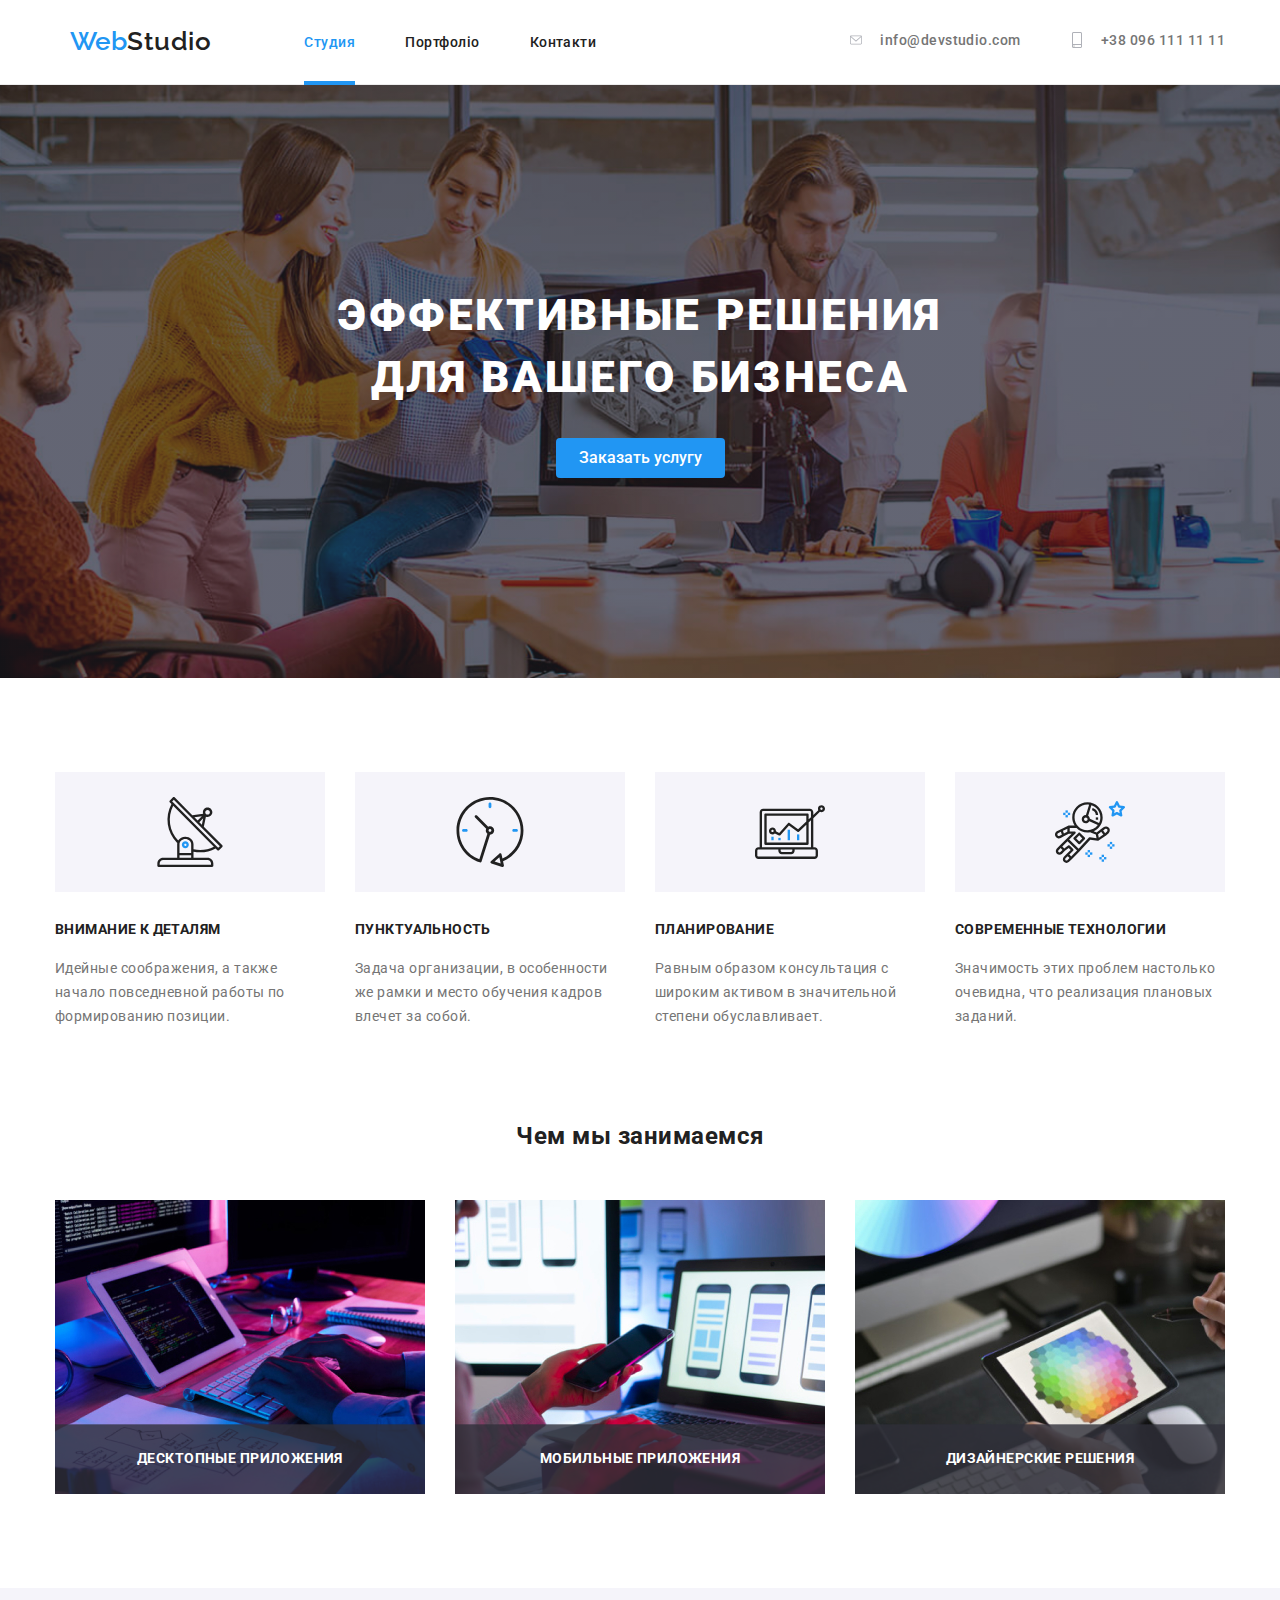
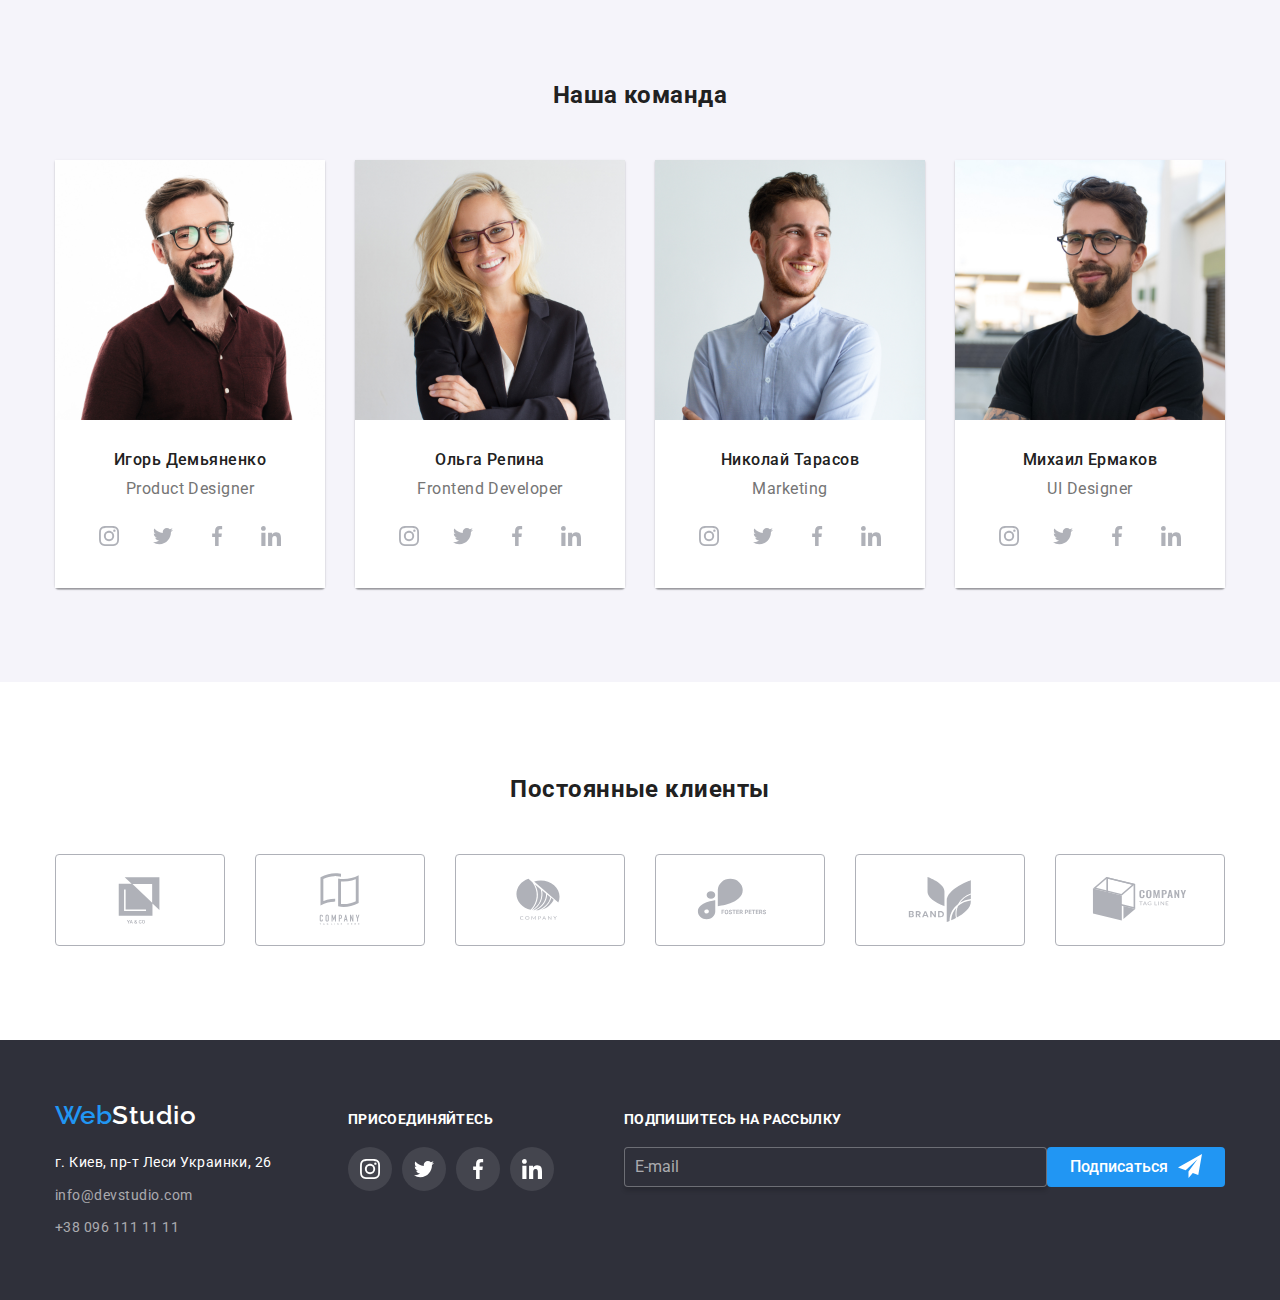
<file: index.html>
<!DOCTYPE html>
<html lang="ru">
  <head>
    <meta charset="UTF-8" />
    <meta http-equiv="X-UA-Compatible" content="IE=edge" />
    <meta name="viewport" content="width=device-width, initial-scale=1.0" />
    <link rel="preconnect" href="https://fonts.googleapis.com" />
    <link rel="preconnect" href="https://fonts.gstatic.com" crossorigin />
    <link
      href="https://fonts.googleapis.com/css2?family=Raleway:wght@700&family=Roboto:wght@400;500;700;900&display=swap"
      rel="stylesheet"
    />
    <link
      rel="stylesheet"
      href="https://cdnjs.cloudflare.com/ajax/libs/modern-normalize/1.1.0/modern-normalize.min.css"
    />
    <link rel="stylesheet" href="./css/main.min.css">
    <title>Студия</title>
  </head>

  <body>
    <header class="page-header">
      <div class="container container--flex">
        <nav class="nav-container">
          <a href="./index.html" class="logo">Web<span class="nav-logo__span">Studio</span> </a>
          <ul class="site-nav list">
            <li class="site-nav__item"><a href="./index.html" class="link current">Студия</a></li>
            <li class="site-nav__item"><a href="./portfolio.html" class="link">Портфоліо</a></li>
            <li class="site-nav__item"><a href="" class="link">Контакти</a></li>
          </ul>
        </nav>

        <ul class="site-nav site-nav--left-side list">
          <li>
            <a href="mailto:info@devstudio.com" class="link contact">
              <svg class="social-svg social-svg--smal-icon">
                <use href="./img/spritemin.svg#icon-envelope" width="12" height="16"></use>
              </svg>
              info@devstudio.com</a>
          </li>
          <li>
            <a href="tel:+380961111111" class="link contact">
              <svg class="social-svg social-svg--smal-icon">
                <use href="./img/spritemin.svg#icon-smartphone" width="12" height="16"></use>
              </svg>+38 096 111 11 11</a>
          </li>
        </ul>
      </div>
    </header>
    <main>
      <section class="hero">
        <div class="container">
          <h1 class="hero__title">Эффективные решения для вашего бизнеса</h1>
          <button type="button" class="button primary button-center modal-btn" data-modal-open>
            Заказать услугу
          </button>
        </div>
      </section>
      <section class="section no-pudding">
        <div class="container">
          <h2 class="invisible">Наші переваги</h2>
          <ul class="card list flex-reset">
            <li class="studio-card__item">
              <h3 class="list-title list-title__icon">Внимание к деталям</h3>
              <p class="paragraf-style">
                Идейные соображения, а также начало повседневной работы по формированию позиции.
              </p>
            </li>
            <li class="studio-card__item">
              <h3 class="list-title list-title__icon">Пунктуальность</h3>
              <p class="paragraf-style">
                Задача организации, в особенности же рамки и место обучения кадров влечет за собой.
              </p>
            </li>
            <li class="studio-card__item">
              <h3 class="list-title list-title__icon">Планирование</h3>
              <p class="paragraf-style">
                Равным образом консультация с широким активом в значительной степени обуславливает.
              </p>
            </li>
            <li class="studio-card__item">
              <h3 class="list-title list-title__icon">Современные технологии</h3>
              <p class="paragraf-style">
                Значимость этих проблем настолько очевидна, что реализация плановых заданий.
              </p>
            </li>
          </ul>
        </div>
      </section>
      <section class="section">
        <div class="container">
          <h2 class="section-title">Чем мы занимаемся</h2>
          <ul class="card list flex-reset">
            <li class="card-item">
              <img src="./img/img.jpg" alt="img1" width="370" />
              <p class="img-overlay">Десктопные приложения</p>
            </li>
            <li class="card-item">
              <img src="./img/img2.jpg" alt="img2" width="370" />
              <p class="img-overlay">Мобильные приложения</p>
            </li>
            <li class="card-item">
              <img src="./img/img3.jpg" alt="img3" width="370" />
              <p class="img-overlay">Дизайнерские решения</p>
            </li>
          </ul>
        </div>
      </section>
      <section class="section item--dark">
        <div class="container">
          <h2 class="section-title">Наша команда</h2>
          <ul class="team-card list card flex-reset">
            <li class="team-card__item">
              <img src="./img/img_face1.jpg" alt="face1" width="270" />
              <div class="card__container card__container--center">
                <h3 class="team-card__title">Игорь Демьяненко</h3>
                <p class="team-card__p">Product Designer</p>
                <ul class="social-list">
                  <li class="social-list__item">
                    <a class="social-list__link" href="">
                      <svg class="social-svg">
                        <use href="./img/spritemin.svg#icon-instagram" width="20" height="20"></use>
                      </svg>
                    </a>
                  </li>
                  <li class="social-list__item">
                    <a class="social-list__link" href="">
                      <svg class="social-svg">
                        <use href="./img/spritemin.svg#icon-twitter" width="20" height="20"></use>
                      </svg>
                    </a>
                  </li>
                  <li class="social-list__item">
                    <a class="social-list__link" href="">
                      <svg class="social-svg">
                        <use href="./img/spritemin.svg#icon-facebook" width="20" height="20"></use>
                      </svg>
                    </a>
                  </li>
                  <li class="social-list__item">
                    <a class="social-list__link" href="">
                      <svg class="social-svg">
                        <use href="./img/spritemin.svg#icon-linkedin" width="20" height="20"></use>
                      </svg>
                    </a>
                  </li>
                </ul>
              </div>
            </li>
            <li class="team-card__item">
              <img src="./img/img_face2.jpg" alt="face2" width="270" />
              <div class="card__container card__container--center">
                <h3 class="team-card__title">Ольга Репина</h3>
                <p class="team-card__p">Frontend Developer</p>
                <ul class="social-list">
                  <li class="social-list__item">
                    <a class="social-list__link" href="">
                      <svg class="social-svg">
                        <use href="./img/spritemin.svg#icon-instagram" width="20" height="20"></use>
                      </svg>
                    </a>
                  </li>
                  <li class="social-list__item">
                    <a class="social-list__link" href="">
                      <svg class="social-svg">
                        <use href="./img/spritemin.svg#icon-twitter" width="20" height="20"></use>
                      </svg>
                    </a>
                  </li>
                  <li class="social-list__item">
                    <a class="social-list__link" href="">
                      <svg class="social-svg">
                        <use href="./img/spritemin.svg#icon-facebook" width="20" height="20"></use>
                      </svg>
                    </a>
                  </li>
                  <li class="social-list__item">
                    <a class="social-list__link" href="">
                      <svg class="social-svg">
                        <use href="./img/spritemin.svg#icon-linkedin" width="20" height="20"></use>
                      </svg>
                    </a>
                  </li>
                </ul>
              </div>
            </li>
            <li class="team-card__item">
              <img src="./img/img_face3.jpg" alt="face3" width="270" />
              <div class="card__container card__container--center">
                <h3 class="team-card__title">Николай Тарасов</h3>
                <p class="team-card__p">Marketing</p>
                <ul class="social-list">
                  <li class="social-list__item">
                    <a class="social-list__link" href="">
                      <svg class="social-svg">
                        <use href="./img/spritemin.svg#icon-instagram" width="20" height="20"></use>
                      </svg>
                    </a>
                  </li>
                  <li class="social-list__item">
                    <a class="social-list__link" href="">
                      <svg class="social-svg">
                        <use href="./img/spritemin.svg#icon-twitter" width="20" height="20"></use>
                      </svg>
                    </a>
                  </li>
                  <li class="social-list__item">
                    <a class="social-list__link" href="">
                      <svg class="social-svg">
                        <use href="./img/spritemin.svg#icon-facebook" width="20" height="20"></use>
                      </svg>
                    </a>
                  </li>
                  <li class="social-list__item">
                    <a class="social-list__link" href="">
                      <svg class="social-svg">
                        <use href="./img/spritemin.svg#icon-linkedin" width="20" height="20"></use>
                      </svg>
                    </a>
                  </li>
                </ul>
              </div>
            </li>
            <li class="team-card__item">
              <img src="./img/img_face4.jpg" alt="face4" width="270" />
              <div class="card__container card__container--center">
                <h3 class="team-card__title">Михаил Ермаков</h3>
                <p class="team-card__p">UI Designer</p>
                <ul class="social-list">
                  <li class="social-list__item">
                    <a class="social-list__link" href="">
                      <svg class="social-svg">
                        <use href="./img/spritemin.svg#icon-instagram" width="20" height="20"></use>
                      </svg>
                    </a>
                  </li>
                  <li class="social-list__item">
                    <a class="social-list__link" href="">
                      <svg class="social-svg">
                        <use href="./img/spritemin.svg#icon-twitter" width="20" height="20"></use>
                      </svg>
                    </a>
                  </li>
                  <li class="social-list__item">
                    <a class="social-list__link" href="">
                      <svg class="social-svg">
                        <use href="./img/spritemin.svg#icon-facebook" width="20" height="20"></use>
                      </svg>
                    </a>
                  </li>
                  <li class="social-list__item">
                    <a class="social-list__link" href="">
                      <svg class="social-svg">
                        <use href="./img/spritemin.svg#icon-linkedin" width="20" height="20"></use>
                      </svg>
                    </a>
                  </li>
                </ul>
              </div>
            </li>
          </ul>
        </div>
      </section>
      <section class="section">
        <div class="container">
          <h2 class="section-title">Постоянные клиенты</h2>
          <ul class="company-list">
            <li class="company-list__item">
              <a class="company-list__link" href="">
                <svg class="company-list__svg">
                  <use href="./img/spritemin.svg#icon-companyLogo1" width="106" height="60"></use>
                </svg>
              </a>
            </li>
            <li class="company-list__item">
              <a class="company-list__link" href="">
                <svg class="company-list__svg">
                  <use href="./img/spritemin.svg#icon-companyLogo2" width="106" height="60"></use>
                </svg>
              </a>
            </li>
            <li class="company-list__item">
              <a class="company-list__link" href="">
                <svg class="company-list__svg">
                  <use href="./img/spritemin.svg#icon-companyLogo3" width="106" height="60"></use>
                </svg>
              </a>
            </li>
            <li class="company-list__item">
              <a class="company-list__link" href="">
                <svg class="company-list__svg">
                  <use href="./img/spritemin.svg#icon-companyLogo4" width="106" height="60"></use>
                </svg>
              </a>
            </li>
            <li class="company-list__item">
              <a class="company-list__link" href="">
                <svg class="company-list__svg">
                  <use href="./img/spritemin.svg#icon-companyLogo5" width="106" height="60"></use>
                </svg>
              </a>
            </li>
            <li class="company-list__item">
              <a class="company-list__link" href="">
                <svg class="company-list__svg">
                  <use href="./img/spritemin.svg#icon-companyLogo6" width="106" height="60"></use>
                </svg>
              </a>
            </li>
          </ul>
        </div>
      </section>
    </main>

    <footer class="page-footer">
      <div class="container container--flex container--baseline">
        <div>
          <a href="./index.html" class="logo">Web<span class="footer-logo__span">Studio</span> </a>
          <address class="address">
            <ul class="flex-reset list">
              <li class="address__li--botmargin">
                <a href="https://goo.gl/maps/JeCyThJZKoswSrss9" class="address__a list address__a--dif"
                  >г. Киев, пр-т Леси Украинки, 26</a>
              </li>
              <li class="address__li--botmargin">
                <a href="mailto:info@devstudio.com" class="address__a">info@devstudio.com</a>
              </li>
              <li>
                <a href="tel:+380961111111" class="address__a">+38 096 111 11 11</a></li>
            </ul>
          </address>
        </div>
        <div class="footer-social-link-container">
          <h3 class="list-title list-title--light">Присоединяйтесь</h3>
          <ul class="social-list">
            <li class="social-list__item">
              <a class="social-list__link social-list__link--footer" href="">
                <svg class="social-svg social-svg--footer">
                  <use href="./img/spritemin.svg#icon-instagram" width="20" height="20"></use>
                </svg>
              </a>
            </li>
            <li class="social-list__item">
              <a class="social-list__link social-list__link--footer" href="">
                <svg class="social-svg social-svg--footer">
                  <use href="./img/spritemin.svg#icon-twitter" width="20" height="20"></use>
                </svg>
              </a>
            </li>
            <li class="social-list__item">
              <a class="social-list__link social-list__link--footer" href="">
                <svg class="social-svg social-svg--footer">
                  <use href="./img/spritemin.svg#icon-facebook" width="20" height="20"></use>
                </svg>
              </a>
            </li>
            <li class="social-list__item">
              <a class="social-list__link social-list__link--footer" href="">
                <svg class="social-svg social-svg--footer">
                  <use href="./img/spritemin.svg#icon-linkedin" width="20" height="20"></use>
                </svg>
              </a>
            </li>
          </ul>
        </div>
        <form action="#" class="footer__form">
          <p class="list-title list-title--light">Подпишитесь на рассылку</p>
          <div class="footer__input-wrapper">
            <input class="footer__email" type="email" placeholder="E-mail" />
            <button type="submit" class="button primary footer__btn">Подписаться</button>
          </div>
        </form>
      </div>
    </footer>

     <!-- Modal Form -->
    <div class="backdrop is-hidden" data-modal>
      <div class="modal">
        <button type="button" class="modal__close-btn" data-modal-close>
          <svg class="close-btn__icon" width="18" height="18">
            <use href="./img/sprite2.svg#icon-close"></use>
          </svg>
        </button>
        <form class="modal-form" name="signup_form" autocomplete="on" novalidate>
          <p class="modal-form__title">Оставьте свои данные, мы вам перезвоним</p>
          <label class="modal-form__label">
            Имя
            <span class="modal-form__input-wrapper">
              <input class="modal-form__input" type="text" name="username" />
              <svg class="modal-form__icon" width="18" height="18">
                <use href="./img/sprite2.svg#icon-person-black"></use>
              </svg>
            </span>
          </label>

          <label class="modal-form__label">
            Телефон
            <span class="modal-form__input-wrapper">
              <input class="modal-form__input" type="tel" name="tel" />
              <svg class="modal-form__icon" width="18" height="18">
                <use href="./img/sprite2.svg#icon-phone"></use>
              </svg>
            </span>
          </label>

          <label class="modal-form__label">
            Почта
            <span class="modal-form__input-wrapper">
              <input class="modal-form__input" type="email" name="email" />
              <svg class="modal-form__icon" width="18" height="18">
                <use href="./img/sprite2.svg#icon-emai"></use>
              </svg>
            </span>
          </label>

          <label class="modal-form__label">
            Комментарий
            <textarea class="modal-form__textarea" name="feedback" placeholder="Введите текст"></textarea>
          </label>
          <label for="accept-policy" class="modal-form__checkbox-label paragraf-style">
            <span class="modal-form__input-wrapper">
              <input type="checkbox" name="accept-policy" id="accept-policy" class="modal-form__checkbox visually-hidden"/>
              <svg class="modal-form__icon" width="16" height="15" aria-hidden="true">
                <use href="./img/sprite2.svg#icon-checked-withoutbg"></use>
              </svg>
            </span>
            Соглашаюсь с рассылкой и принимаю &nbsp; <a class="modal-form-checkbox-link" href="">Условия договора</a>
          </label>
          <button class="button modal-form__btn primary" type="button">Отправить</button>
        </form>
      </div>
    </div>

    <script src="./js/modal.js"></script>
  </body>
</html>
</file>
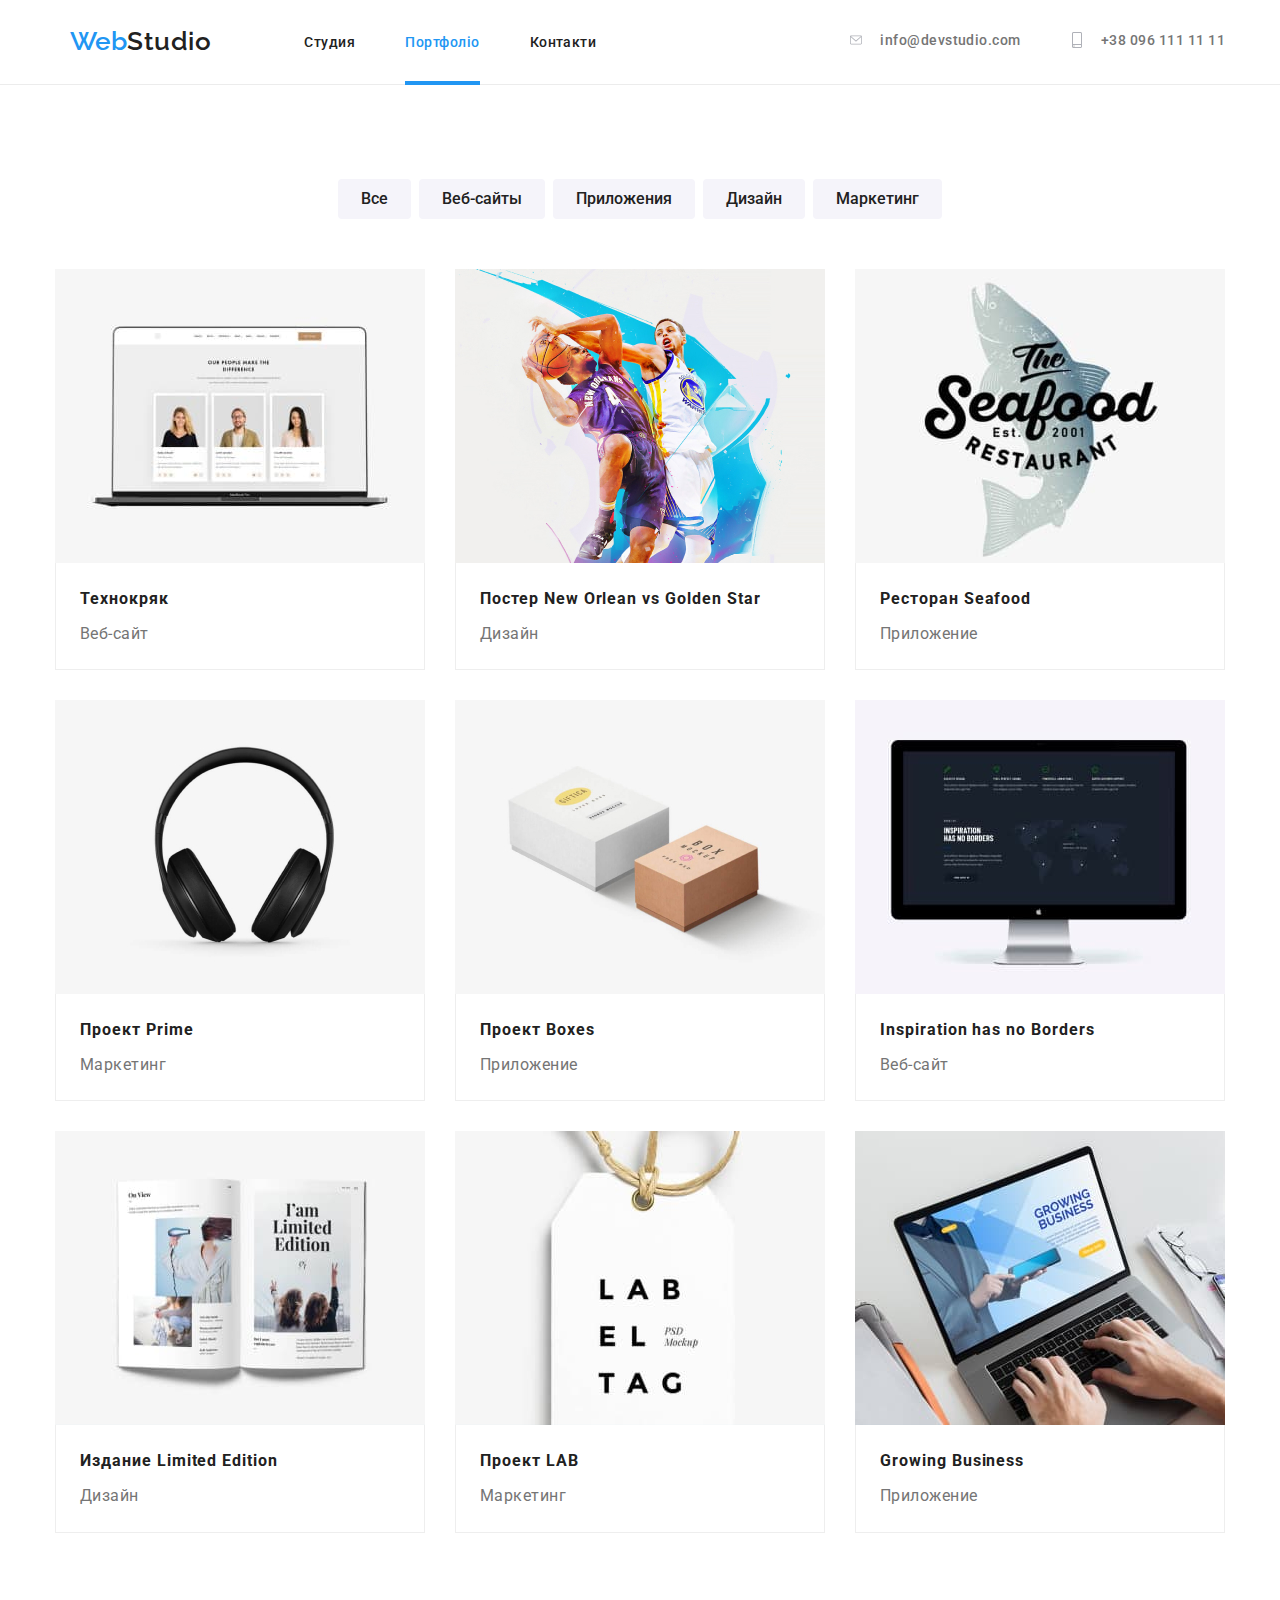
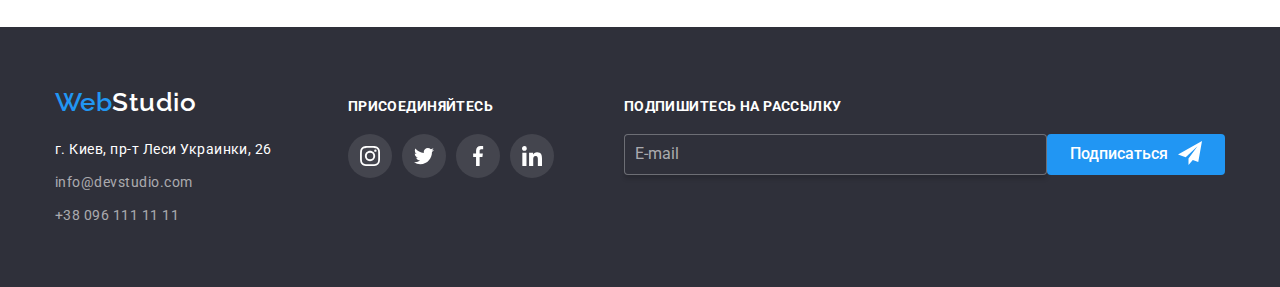
<file: portfolio.html>
<!DOCTYPE html>
<html lang="ru">
  <head>
    <meta charset="UTF-8" />
    <meta http-equiv="X-UA-Compatible" content="IE=edge" />
    <meta name="viewport" content="width=device-width, initial-scale=1.0" />
    <link rel="preconnect" href="https://fonts.googleapis.com" />
    <link rel="preconnect" href="https://fonts.gstatic.com" crossorigin />
    <link
      href="https://fonts.googleapis.com/css2?family=Raleway:wght@700&family=Roboto:wght@400;500;700&display=swap"
      rel="stylesheet"
    />
    <link
      rel="stylesheet"
      href="https://cdnjs.cloudflare.com/ajax/libs/modern-normalize/1.1.0/modern-normalize.min.css"
    />
    <!-- <link rel="stylesheet" href="./css/style.css" /> -->
    <link rel="stylesheet" href="./css/main.min.css">
    <title>Студия</title>
  </head>

  <body>
    <header class="page-header">
      <div class="container container--flex">
        <nav class="nav-container">
          <a href="./index.html" class="logo">Web<span class="nav-logo__span">Studio</span> </a>
          <ul class="site-nav list">
            <li class="site-nav__item"><a href="./index.html" class="link">Студия</a></li>
            <li class="site-nav__item"><a href="./portfolio.html" class="link current">Портфоліо</a></li>
            <li class="site-nav__item"><a href="" class="link">Контакти</a></li>
          </ul>
        </nav>
        <ul class="site-nav site-nav--left-side list">
          <li>
            <a href="mailto:info@devstudio.com" class="link contact">
              <svg class="social-svg social-svg--smal-icon">
                <use href="./img/spritemin.svg#icon-envelope" width="12" height="16"></use>
              </svg>
              info@devstudio.com</a>
          </li>
          <li class="tel-link">
            <a href="tel:+380961111111" class="link contact">
              <svg class="social-svg social-svg--smal-icon">
                <use href="./img/spritemin.svg#icon-smartphone" width="12" height="16"></use>
              </svg>
              +38 096 111 11 11</a>
          </li>
        </ul>
      </div>
    </header>
    <main>
      <section class="section">
        <div class="container">
          <h1 class="invisible">Портфоліо</h1>
          <ul class="button-menu list flex-reset">
            <li><button class="button">Все</button></li>
            <li><button class="button">Веб-сайты</button></li>
            <li><button class="button">Приложения</button></li>
            <li><button class="button">Дизайн</button></li>
            <li><button class="button">Маркетинг</button></li>
          </ul>
          <ul class="card list flex-reset">
            <li class="card-item">
              <a class="link" href="">
                <div class="card-item__wrapper">
                  <p class="card-item__overlay">Технокряк это современная площадка распространения коронавируса. Компании используют эту
                    платформу для цифрового
                    шпионажа и атак на защищённые сервера конкурентов.</p>
                  <img src="./img/portfolio_img1.jpg" alt="portfolio_img1" width="370" />
                </div>
                <div class="card__container card__container--border">
                  <h3 class="card__title">Технокряк</h3>
                  <p class="card__p">Веб-сайт</p>
                </div>
              </a>
            </li>
            <li class="card-item">
              <a class="link" href="">
                <div class="card-item__wrapper">
                  <p class="card-item__overlay">Технокряк это современная площадка распространения коронавируса. Компании используют эту
                    платформу для цифрового
                    шпионажа и атак на защищённые сервера конкурентов.</p>
                  <img src="./img/portfolio_img2.jpg" alt="portfolio_img2" width="370" />
                </div>
                <div class="card__container card__container--border">
                  <h3 class="card__title">Постер New Orlean vs Golden Star</h3>
                  <p class="card__p">Дизайн</p>
                </div>
              </a>
            </li>
            <li class="card-item">
              <a class="link" href="">
                <div class="card-item__wrapper">
                  <p class="card-item__overlay">Технокряк это современная площадка распространения коронавируса. Компании используют эту
                    платформу для цифрового
                    шпионажа и атак на защищённые сервера конкурентов.</p>
                  <img src="./img/portfolio_img3.jpg" alt="portfolio_img3" width="370" />
                </div>
                <div class="card__container card__container--border">
                  <h3 class="card__title">Ресторан Seafood</h3>
                  <p class="card__p">Приложение</p>
                </div>
              </a>
            </li>
            <li class="card-item">
              <a class="link" href="">
                <div class="card-item__wrapper">
                  <p class="card-item__overlay">Технокряк это современная площадка распространения коронавируса. Компании используют эту
                    платформу для цифрового
                    шпионажа и атак на защищённые сервера конкурентов.</p>
                  <img src="./img/portfolio_img4.jpg" alt="portfolio_img4" width="370" />
                </div>
                <div class="card__container card__container--border">
                  <h3 class="card__title">Проект Prime</h3>
                  <p class="card__p">Маркетинг</p>
                </div>
              </a>
            </li>
            <li class="card-item">
              <a class="link" href="">
                <div class="card-item__wrapper">
                  <p class="card-item__overlay">Технокряк это современная площадка распространения коронавируса. Компании используют эту
                    платформу для цифрового
                    шпионажа и атак на защищённые сервера конкурентов.</p>
                <img src="./img/portfolio_img5.jpg" alt="portfolio_img5" width="370" />
                </div>
                <div class="card__container card__container--border">
                  <h3 class="card__title">Проект Boxes</h3>
                  <p class="card__p">Приложение</p>
                </div>
              </a>
            </li>
            <li class="card-item">
              <a class="link" href="">
                <div class="card-item__wrapper">
                  <p class="card-item__overlay">Технокряк это современная площадка распространения коронавируса. Компании используют эту
                    платформу для цифрового
                    шпионажа и атак на защищённые сервера конкурентов.</p>
                <img src="./img/portfolio_img6.jpg" alt="portfolio_img6" width="370" />
                </div>
                <div class="card__container card__container--border">
                  <h3 class="card__title">Inspiration has no Borders</h3>
                  <p class="card__p">Веб-сайт</p>
                </div>
              </a>
            </li>
            <li class="card-item">
              <a class="link" href="">
                <div class="card-item__wrapper">
                  <p class="card-item__overlay">Технокряк это современная площадка распространения коронавируса. Компании используют эту
                    платформу для цифрового
                    шпионажа и атак на защищённые сервера конкурентов.</p>
                <img src="./img/portfolio_img7.jpg" alt="portfolio_img7" width="370" />
                </div>
                <div class="card__container card__container--border">
                  <h3 class="card__title">Издание Limited Edition</h3>
                  <p class="card__p">Дизайн</p>
                </div>
              </a>
            </li>
            <li class="card-item">
              <a class="link" href="">
                <div class="card-item__wrapper">
                  <p class="card-item__overlay">Технокряк это современная площадка распространения коронавируса. Компании используют эту
                    платформу для цифрового
                    шпионажа и атак на защищённые сервера конкурентов.</p>
                <img src="./img/portfolio_img8.jpg" alt="portfolio_img8" width="370" />
                </div>
                <div class="card__container card__container--border">
                  <h3 class="card__title">Проект LAB</h3>
                  <p class="card__p">Маркетинг</p>
                </div>
              </a>
            </li>
            <li class="card-item">
            <a class="link" href="">
                <div class="card-item__wrapper">
                  <p class="card-item__overlay">Технокряк это современная площадка распространения коронавируса. Компании используют эту
                    платформу для цифрового
                    шпионажа и атак на защищённые сервера конкурентов.</p>
                <img src="./img/portfolio_img9.jpg" alt="portfolio_img9" width="370" />
                </div>
                <div class="card__container card__container--border">
                  <h3 class="card__title">Growing Business</h3>
                  <p class="card__p">Приложение</p>
                </div>
              </a>
            </li>
          </ul>
        </div>
      </section>
    </main>

<footer class="page-footer">
  <div class="container container--flex container--baseline">
    <div>
      <a href="./index.html" class="logo">Web<span class="footer-logo__span">Studio</span> </a>
      <address class="address">
        <ul class="flex-reset list">
          <li class="address__li--botmargin">
            <a href="https://goo.gl/maps/JeCyThJZKoswSrss9" class="address__a list address__a--dif">г. Киев, пр-т Леси
              Украинки, 26</a>
          </li>
          <li class="address__li--botmargin">
            <a href="mailto:info@devstudio.com" class="address__a">info@devstudio.com</a>
          </li>
          <li>
            <a href="tel:+380961111111" class="address__a">+38 096 111 11 11</a>
          </li>
        </ul>
      </address>
    </div>
    <div class="footer-social-link-container">
      <h3 class="list-title list-title--light">Присоединяйтесь</h3>
      <ul class="social-list">
        <li class="social-list__item">
          <a class="social-list__link social-list__link--footer" href="">
            <svg class="social-svg social-svg--footer">
              <use href="./img/spritemin.svg#icon-instagram" width="20" height="20"></use>
            </svg>
          </a>
        </li>
        <li class="social-list__item">
          <a class="social-list__link social-list__link--footer" href="">
            <svg class="social-svg social-svg--footer">
              <use href="./img/spritemin.svg#icon-twitter" width="20" height="20"></use>
            </svg>
          </a>
        </li>
        <li class="social-list__item">
          <a class="social-list__link social-list__link--footer" href="">
            <svg class="social-svg social-svg--footer">
              <use href="./img/spritemin.svg#icon-facebook" width="20" height="20"></use>
            </svg>
          </a>
        </li>
        <li class="social-list__item">
          <a class="social-list__link social-list__link--footer" href="">
            <svg class="social-svg social-svg--footer">
              <use href="./img/spritemin.svg#icon-linkedin" width="20" height="20"></use>
            </svg>
          </a>
        </li>
      </ul>
    </div>
    <form action="#" class="footer__form">
      <p class="list-title list-title--light">Подпишитесь на рассылку</p>
      <div class="footer__input-wrapper">
        <input class="footer__email" type="email" placeholder="E-mail" />
        <button type="submit" class="button primary footer__btn">Подписаться</button>
      </div>
    </form>
  </div>
</footer>
   
  </body>
</html>
</file>
<file: css/style.css>
/* Колір основного тексту : #212121;
Підзаголовки : #757575;
Білий : #FFFFFF;
Білий напівпрозорий у футері: #FFFFFF99;
активний голубий #2196F3;
вторинний корір фону #E5E5E5;
ще один колір фону: #F5F4FA;
*/
/* :root {
  --primary-text-color: #212121;
  --prymary-bg-color: #e5e5e5;
  --accent-color: #2196f3;
  --bg-additional-color: #f5f4fa;
  --secondary-text-color: #ffffff;
  --paragraf-color: #757575;
  --footer-bg-color: #2f303a;
} */

body {
  color: var(--primary-text-color);
  font-family: roboto, sans-serif;
  letter-spacing: 0.03em;
}

.invisible {
  position: absolute;
  width: 1px;
  height: 1px;
  margin: -1px;
  border: 0;
  padding: 0;
  white-space: nowrap;
  clip-path: inset(100%);
  clip: rect(0 0 0 0);
  overflow: hidden;
}
.visually-hidden {
  position: absolute !important;
  clip: rect(1px 1px 1px 1px);
  clip: rect(1px, 1px, 1px, 1px);
  padding: 0 !important;
  border: 0 !important;
  height: 1px !important;
  width: 1px !important;
  overflow: hidden;
}
/*container*/
.container {
  margin-left: auto;
  margin-right: auto;
  width: 1200px;
  padding-left: 15px;
  padding-right: 15px;
}
/* Logo */
.logo {
  font-family: Raleway, sans-serif;
  font-weight: 600;
  font-size: 26px;
  line-height: 1.2;
  text-decoration: none;
  color: var(--accent-color);
}
.link {
  transition: color 250ms cubic-bezier(0.4, 0, 0.2, 1);
}
.icon-container {
  display: flex;
  align-items: center;
  justify-content: center;
}
svg.smal-icon {
  width: 16px;
  height: 16px;
}
/*Navigation*/

.site-nav {
  display: flex;
  margin-left: auto;
}
.nav-container {
  display: flex;
  align-items: center;
  padding-left: 15px;
  display: flex;
}

.page-header {
  border-bottom: 1px solid #ececec;
}
.site-nav li {
  position: relative;
}
.site-nav.list.left-side {
  margin-left: auto;
}
.site-nav .contact + .contact {
  margin-left: 50px;
}
.site-nav.list {
  margin-left: 93px;
}
.site-nav.list .item {
  margin-right: 50px;
}
.site-nav.list .item:last-child {
  margin-right: 0;
}
.nav-logo-span {
  color: var(--primary-text-color);
}
.tel-link {
  margin-left: 50px;
}
.list {
  list-style: none;
  text-decoration: none;
  padding: 0;
  margin: 0;
  display: flex;
  flex-wrap: wrap;
}
.site-nav .link {
  display: block;
  padding-top: 32px;
  padding-bottom: 32px;
  color: var(--primary-text-color);
  text-decoration: none;
  font-weight: 500;
  font-size: 14px;
  display: flex;
}
.site-nav .link:hover,
.site-nav .link:focus {
  color: var(--accent-color);
}
.site-nav .link.current {
  color: var(--accent-color);
}
.site-nav > .link {
  color: var(--paragraf-color);
}
.link.current::after {
  content: '';
  display: block;
  height: 4px;
  width: 100%;
  background-color: var(--accent-color);
  position: absolute;
  bottom: -1px;
  right: 0;
}
.section {
  padding-bottom: 94px;
  padding-top: 94px;
}
.item-dark {
  background-color: var(--bg-additional-color);
}
/* Hero */
.hero {
  padding-top: 200px;
  padding-bottom: 200px;
  background-image: linear-gradient(to right, rgb(47, 48, 58, 0.4), rgb(47, 48, 58, 0.4)),
    url(../img/bg.jpg);
  text-align: center;
  background-color: #c4c4c4;
  background-size: cover;
  background-position: center;
  max-width: 1600px;
  margin-left: auto;
  margin-right: auto;
}
.hero-title {
  font-weight: 900;
  font-size: 44px;
  line-height: 1.4;
  text-align: center;
  letter-spacing: 0.06em;
  text-transform: uppercase;
  color: var(--secondary-text-color);
  margin-bottom: 30px;
  max-width: 696px;
  margin-left: auto;
  margin-right: auto;
}

/* Button*/
.button {
  color: var(--primary-text-color);
  background-color: var(--bg-additional-color);
  font-family: inherit;
  font-weight: 500;
  font-size: 16px;
  line-height: 1.6;
  text-align: center;
  text-decoration: none;
  cursor: pointer;

  border: 1px solid transparent;
  border-radius: 4px;
  padding: 6px 22px;
  transition: color 250ms cubic-bezier(0.4, 0, 0.2, 1),
    background-color 250ms cubic-bezier(0.4, 0, 0.2, 1), box-shadow cubic-bezier(0.4, 0, 0.2, 1);
}
.button:hover,
.button:focus {
  color: var(--secondary-text-color);
  background-color: var(--accent-color);
  box-shadow: 0px 4px 4px rgba(0, 0, 0, 0.15);
}
.button.primary {
  color: var(--secondary-text-color);
  background-color: var(--accent-color);
}

.button.primary:hover {
  background-color: #188ce8;
  box-shadow: 0px 4px 4px rgba(0, 0, 0, 0.15);
}
.button-menu {
  justify-content: center;
  margin-bottom: 50px;
}

.button-menu li:not(:last-child) {
  margin-right: 8px;
}
/*hero */
.section-title {
  font-weight: 700;
  font-size: 36px;
  line-height: 1.16;
  text-align: center;
}

.smal-icon {
  fill: var(--paragraf-color);
  margin-right: 10px;
}
.site-nav .contact {
  color: rgba(117, 117, 117, 1);
}
.contact:hover .smal-icon {
  fill: var(--accent-color);
}
.list .studio-card-item {
  display: flex;
  flex-wrap: wrap;
  width: calc((100% - 90px) / 4);
  margin-right: 30px;
}
.card-item-link:hover,
.card-item-link:focus {
  box-shadow: 0px 1px 1px rgba(0, 0, 0, 0.12), 0px 4px 4px rgba(0, 0, 0, 0.06),
    1px 4px 6px rgba(0, 0, 0, 0.16);
}
.card-item-link {
  display: block;
  text-decoration: none;
  list-style: none;
  color: inherit;
}

.section-title {
  margin-bottom: 50px;
}
.list .team-card__item {
  width: calc((100% - 90px) / 4);
  margin-right: 30px;
  box-shadow: 0px 1px 3px rgba(0, 0, 0, 0.12), 0px 1px 1px rgba(0, 0, 0, 0.14),
    0px 2px 1px rgba(0, 0, 0, 0.2);
  border-radius: 0px 0px 4px 4px;
}
.list .team-card__item:last-child {
  margin-right: 0;
}
.list .studio-card-item:last-child {
  margin-right: 0;
}

.img-overlay {
  padding: 27px 82px;
  font-weight: bold;
  font-size: 14px;
  line-height: 1.12;
  text-align: center;
  letter-spacing: 0.03em;
  text-transform: uppercase;
  background: rgba(47, 48, 58, 0.8);
  width: 100%;
  position: absolute;
  color: var(--secondary-text-color);
  transform: translateY(-100%);
}

/*portfolio card*/
.list .card-item {
  width: calc((100% - 60px) / 3);
  margin-right: 30px;
  margin-bottom: 30px;
  position: relative;
  overflow: hidden;
  transition: box-shadow 250ms cubic-bezier(0.4, 0, 0.2, 1);
}
.card-item:hover {
  box-shadow: 0px 1px 1px rgba(0, 0, 0, 0.12), 0px 4px 4px rgba(0, 0, 0, 0.06),
    1px 4px 6px rgba(0, 0, 0, 0.16);
}
.list .card-item:nth-child(3n) {
  margin-right: 0;
}
.list .card-item:nth-last-child(-n + 3) {
  margin-bottom: 0;
}
.list-title {
  margin-bottom: 20px;
  font-weight: 700;
  font-size: 14px;
  line-height: 1.1;
  letter-spacing: 0.03em;
  text-transform: uppercase;
}
.list-title-light {
  color: var(--secondary-text-color);
}
.list-p {
  font-size: 14px;
  line-height: 1.7;
  color: var(--paragraf-color);
}
.list-title-icon::before {
  content: '';
  /* background-image: url(../img/svg/antena.svg); */
  background-repeat: no-repeat;
  background-color: var(--bg-additional-color);
  margin-bottom: 30px;
  display: flex;
  height: 120px;
  width: 270px;
  text-align: center;
  background-position: center;
}
.card li:first-child h3::before {
  background-image: url(../img/svg/antena.svg);
}
.card li:nth-child(2) h3::before {
  background-image: url(../img/svg/clock.svg);
}
.card li:nth-child(3) h3::before {
  background-image: url(../img/svg/diagram.svg);
}
.card li:nth-child(4) h3::before {
  background-image: url(../img/svg/astronaut.svg);
}
/* .card-item-img {
  margin-bottom: 20px;
} */
.card-item {
  position: relative;
}
.card-container {
  box-sizing: border-box;
  padding: 32px 30px;
  background-color: var(--secondary-text-color);
}

.card__container--border {
  border-bottom: 1px solid #eeeeee;
  border-right: 1px solid #eeeeee;
  border-left: 1px solid #eeeeee;
}
.card-title {
  font-weight: 500;
  font-size: 16px;
  line-height: 1.2;
  letter-spacing: 0.03em;
  margin-bottom: 10px;
}
.card-p {
  font-size: 16px;
  line-height: 1.2;
  letter-spacing: 0.03em;
  color: var(--paragraf-color);
  margin-bottom: 16px;
}
.card-img-overlay-wrapper {
  position: relative;
  overflow: hidden;
}
.card-item:hover .card-item-overlay {
  transform: translateY(0%);
}
.card-item-overlay {
  font-size: 18px;
  line-height: 1.56;
  letter-spacing: 0.03em;
  background-color: rgba(33, 150, 243, 0.9);
  position: absolute;
  top: 0;
  left: 0;
  width: 100%;
  height: 100%;
  color: var(--bg-additional-color);
  padding: 63px 24px;
  overflow-y: scroll;
  transform: translateY(100%);
  transition: transform 250ms cubic-bezier(0.4, 0, 0.2, 1);
}

.social-list {
  display: flex;
  list-style: none;
  justify-content: space-between;
  /* width: 206px; */
  max-height: 44px;
  margin-top: 20px;
  margin-left: auto;
  margin-right: auto;
}
.social-list-item {
  width: 44px;
  height: 44px;
  display: flex;
  border-radius: 50%;
}
.social-list-item:not(:last-child) {
  margin-right: 10px;
}
.social-list-link {
  width: 100%;
  height: 100%;
  border-radius: 50%;
  display: flex;
  justify-content: center;
  align-content: center;
  align-items: center;
  transition: background-color 250ms cubic-bezier(0.4, 0, 0.2, 1);
}
.social-list-link:hover .social-svg {
  fill: var(--secondary-text-color);
}
.social-list-link:hover {
  background-color: var(--accent-color);
}
.social-svg {
  width: 20px;
  height: 20px;
  fill: #afb1b8;
  transition: fill 250ms cubic-bezier(0.4, 0, 0.2, 1);
}

/* company-brand-section*/

.company-icon-list {
  list-style: none;
  display: flex;
}
.company-icon-svg {
  width: 106px;
  height: 60px;
}
.company-item-icon {
  display: flex;
  width: 170px;
  height: 92px;
  justify-content: center;
  align-items: center;
}
.company-item-icon:not(:last-child) {
  margin-right: 30px;
}
.company-icon-link:hover .company-icon-svg,
.company-icon-link:focus .company-icon-svg {
  fill: var(--accent-color);
}
/* footer */
footer {
  background: #2f303a;
}
.footer-logo-span {
  color: var(--secondary-text-color);
}
footer .social-list-link {
  background-color: rgba(255, 255, 255, 0.1);
}
footer .container {
  align-items: baseline;
}
.address {
  margin-top: 20px;
  max-width: 230px;
}
.footer-social-link-container {
  margin-left: 70px;
}
.address a {
  display: flex;
}
.page-footer {
  background: var(--footer-bg-color);
  padding-top: 60px;
  padding-bottom: 60px;
}
.address .list {
  display: block;
}
.address-li-botmargin {
  margin-bottom: 9px;
}
.address-p {
  font-size: 14px;
  font-style: normal;
  line-height: 1.7;
  text-align: left;
  color: var(--secondary-text-color);
}
.address-a {
  font-size: 14px;
  font-style: normal;
  line-height: 1.7;
  text-align: left;
  color: rgba(255, 255, 255, 0.6);
  text-decoration: none;
  transition: color 250ms cubic-bezier(0.4, 0, 0.2, 1);
}

.address-a:hover {
  color: var(--accent-color);
}
.company-icon-link {
  width: 100%;
  height: 100%;
  display: flex;
  align-items: center;
  justify-content: center;
  border: 1px solid #afb1b8;
  border-radius: 4px;
  transition: border-color 250ms cubic-bezier(0.4, 0, 0.2, 1);
}
.company-icon-link:hover .company-icon-svg {
  fill: var(--accent-color);
}
.company-icon-link:hover,
.company-icon-link:focus {
  border: 1px solid var(--accent-color);
  cursor: pointer;
  outline: none;
}
.company-icon-svg {
  fill: #afb1b8;
  transition: fill 250ms cubic-bezier(0.4, 0, 0.2, 1);
}
footer .social-svg {
  fill: var(--secondary-text-color);
}
.footer-form {
  display: flex;
  flex-wrap: wrap;
  margin-left: 70px;
}
.footer-input-wrapper {
  width: 100%;
  display: flex;
  justify-items: flex-end;
}
.footer-email {
  box-sizing: border-box;
  padding: 10px;
  background-color: var(--footer-bg-color);
  border: 1px solid rgba(255, 255, 255, 0.3);
  box-shadow: 0px 4px 4px rgba(0, 0, 0, 0.15);
  border-radius: 4px;
  width: 100%;
}
.footer-email::placeholder {
  font-size: 16px;
  line-height: 1.25;
  color: rgba(255, 255, 255, 0.6);
  background-color: var(--footer-bg-color);
  color: var(--secondary-text-color);
}

.footer-btn {
  display: inline-flex;
}
.footer-btn::after {
  content: '';
  display: inline-block;
  width: 24px;
  height: 24px;
  background-image: url(../img/send.svg);
  margin-left: 10px;
}
/* ============== END FOOTER ============== */
/* Modal */
.backdrop {
  position: fixed;
  top: 0;
  left: 0;
  width: 100vw;
  height: 100vh;
  background-color: rgba(0, 0, 0, 0.2);
  opacity: 1;
  visibility: visible;
  pointer-events: auto;
  transition: opacity 250ms cubic-bezier(0.4, 0, 0.2, 1),
    visibility 250ms cubic-bezier(0.4, 0, 0.2, 1);
}
.backdrop.is-hidden {
  opacity: 0;
  visibility: hidden;
  pointer-events: none;
}
.modal {
  position: absolute;
  top: 50%;
  left: 50%;
  transform: translate(-50%, -50%);
  background-color: rgba(255, 255, 255, 1);
  height: 581px;
  width: 528px;
  border-radius: 4px;
  padding: 40px;
}
.modal__close-btn {
  position: absolute;
  top: 8px;
  right: 8px;
  width: 30px;
  height: 30px;
  border-radius: 50%;
  background-color: transparent;
  border-color: transparent;
  padding: 0;
  cursor: pointer;
}
.close-btn__icon {
  box-sizing: border-box;
  position: absolute;
  top: 0;
  right: 0;
  display: block;
  width: 30px;
  height: 30px;
  padding: 6px;
  border: 1px solid rgba(0, 0, 0, 0.1);
  border-radius: 50%;
  transition: fill 250ms cubic-bezier(0.4, 0, 0.2, 1);
}
.close-btn__icon:hover {
  fill: var(--accent-color);
}

/* Modal form */
.modal-form {
  display: flex;
  flex-direction: column;
}
.modal-form__title {
  margin-bottom: 30px;
  font-weight: 700;
  font-size: 20px;
  line-height: 1.15;
  text-align: center;
  color: var(--primary-text-color);
}
.modal-form__label {
  margin-bottom: 10px;
  color: var(--paragraf-color);
}
.modal-form__input-wrapper {
  position: relative;
}
.modal-form__input {
  margin-top: 4px;
  padding: 12px 42px;
  width: 100%;
  outline: none;
  border: 1px solid rgba(33, 33, 33, 0.2);
  box-sizing: border-box;
  border-radius: 4px;
}
.modal-form__input:focus-within {
  border: 1px solid #2196f3;
}
.modal-form__icon {
  position: absolute;
  top: 50%;
  left: 14px;
  transform: translateY(-50%);
  display: block;
  fill: #212121;
}
.modal-form__input:focus-within + .modal-form__icon {
  fill: var(--accent-color);
}
.modal-form__textarea {
  display: block;
  width: 100%;
  height: 120px;
  resize: none;
  padding: 12px 16px;
  outline: none;
  border: 1px solid rgba(33, 33, 33, 0.2);
  box-sizing: border-box;
  border-radius: 4px;
  margin-top: 4px;
}
.modal-form__textarea:focus-within {
  border: 1px solid #2196f3;
}
.modal-form__textarea::placeholder {
  font-size: 12px;
  line-height: 1.16;
  letter-spacing: 0.01em;
  color: rgba(117, 117, 117, 0.5);
}

.modal-form__checkbox-label {
  position: relative;
  margin-left: 36px;
  margin-bottom: 30px;
}
.modal-form__checkbox:checked + .modal-form__icon {
  fill: white;
  background-color: var(--accent-color);
  border: 1px solid transparent;
}

.modal-form__checkbox-label .modal-form__icon {
  border: 2px solid rgba(33, 33, 33, 1);
  border-radius: 4px;
  fill: transparent;
  outline: none;
  background-origin: border-box;
}

.modal-form__checkbox-label .modal-form__icon {
  left: -24px;
  top: 6px;
}
.modal-form-checkbox-link {
  color: var(--accent-color);
}
.modal-form__btn {
  width: 200px;
  margin: 0 auto;
}
</file>
<file: css/main.min.css>
:root{--primary-text-color: #212121;--prymary-bg-color: #e5e5e5;--accent-color: #2196f3;--bg-additional-color: #f5f4fa;--secondary-text-color: #ffffff;--paragraf-color: #757575;--footer-bg-color: #2f303a}ul,h1,h2,h3,p{margin:0;padding:0}.list{list-style:none}.flex-reset{padding:0;margin:0;display:flex;flex-wrap:wrap}.section{padding-bottom:94px;padding-top:94px}.section.no-pudding{padding-bottom:0}img{display:block;max-width:100%}.section-title{margin-bottom:50px;text-align:center}.link{display:block;text-decoration:none}.invisible{position:absolute;width:1px;height:1px;margin:-1px;border:0;padding:0;white-space:nowrap;clip-path:inset(100%);clip:rect(0 0 0 0);overflow:hidden}.visually-hidden{position:absolute !important;clip:rect(1px 1px 1px 1px);clip:rect(1px, 1px, 1px, 1px);padding:0 !important;border:0 !important;height:1px !important;width:1px !important;overflow:hidden}body{color:var(--primary-text-color);font-family:roboto, sans-serif;letter-spacing:0.03em}.container{margin-left:auto;margin-right:auto;width:1200px;padding-left:15px;padding-right:15px}.container--flex{display:flex}.logo{font-family:Raleway, sans-serif;font-weight:600;font-size:26px;line-height:1.2;text-decoration:none;color:var(--accent-color)}.nav-logo__span{color:var(--primary-text-color)}.page-header{border-bottom:1px solid #ececec}.nav-container{display:flex;align-items:center;padding-left:15px}.site-nav{display:flex}.site-nav__item{position:relative}.site-nav.list{margin-left:93px}.site-nav--left-side.list{margin-left:auto}.site-nav--left-side li:last-child{margin-left:50px}.site-nav__item{margin-right:50px}.site-nav .contact+.contact{margin-left:50px}.site-nav__item:last-child{margin-right:0}.site-nav .link{display:block;padding-top:32px;padding-bottom:32px;color:var(--primary-text-color);text-decoration:none;font-weight:500;font-size:14px;display:flex}.site-nav .link:hover,.site-nav .link:focus{color:var(--accent-color)}.site-nav .link.current{color:var(--accent-color)}.site-nav>.link{color:var(--paragraf-color)}.site-nav .contact{color:#757575}.link.current::after{content:'';display:block;height:4px;width:100%;background-color:var(--accent-color);position:absolute;bottom:-3px;right:0}.link{transition:color 250ms cubic-bezier(0.4, 0, 0.2, 1)}.social-svg--smal-icon{width:16px;height:16px;fill:var(--paragraf-color);margin-right:10px}.contact:hover .social-svg--smal-icon{fill:currentColor}.logo{font-family:Raleway, sans-serif;font-weight:600;font-size:26px;line-height:1.2;text-decoration:none;color:var(--accent-color)}.nav-logo__span{color:var(--primary-text-color)}.page-header{border-bottom:1px solid #ececec}.nav-container{display:flex;align-items:center;padding-left:15px}.site-nav{display:flex}.site-nav__item{position:relative}.site-nav.list{margin-left:93px}.site-nav--left-side.list{margin-left:auto}.site-nav--left-side li:last-child{margin-left:50px}.site-nav__item{margin-right:50px}.site-nav .contact+.contact{margin-left:50px}.site-nav__item:last-child{margin-right:0}.site-nav .link{display:block;padding-top:32px;padding-bottom:32px;color:var(--primary-text-color);text-decoration:none;font-weight:500;font-size:14px;display:flex}.site-nav .link:hover,.site-nav .link:focus{color:var(--accent-color)}.site-nav .link.current{color:var(--accent-color)}.site-nav>.link{color:var(--paragraf-color)}.site-nav .contact{color:#757575}.link.current::after{content:'';display:block;height:4px;width:100%;background-color:var(--accent-color);position:absolute;bottom:-3px;right:0}.link{transition:color 250ms cubic-bezier(0.4, 0, 0.2, 1)}.social-svg--smal-icon{width:16px;height:16px;fill:var(--paragraf-color);margin-right:10px}.contact:hover .social-svg--smal-icon{fill:currentColor}.button{color:var(--primary-text-color);background-color:var(--bg-additional-color);font-family:inherit;font-weight:500;font-size:16px;line-height:1.6;text-align:center;text-decoration:none;cursor:pointer;border:1px solid transparent;border-radius:4px;padding:6px 22px;transition:color 250ms cubic-bezier(0.4, 0, 0.2, 1),background-color 250ms cubic-bezier(0.4, 0, 0.2, 1),box-shadow cubic-bezier(0.4, 0, 0.2, 1)}.button:hover,.button:focus{color:var(--secondary-text-color);background-color:var(--accent-color);box-shadow:0px 4px 4px rgba(0,0,0,0.15)}.button.primary{color:var(--secondary-text-color);background-color:var(--accent-color)}.button.primary:hover{background-color:#188ce8;box-shadow:0px 4px 4px rgba(0,0,0,0.15)}.button-menu{justify-content:center;margin-bottom:50px}.button-menu li:not(:last-child){margin-right:8px}.hero{padding-top:200px;padding-bottom:200px;background-image:linear-gradient(to right, rgba(47,48,58,0.4), rgba(47,48,58,0.4)),url(../img/bg.jpg);text-align:center;background-color:#c4c4c4;background-size:cover;background-position:center;max-width:1600px;margin-left:auto;margin-right:auto}.hero__title{font-weight:900;font-size:44px;line-height:1.4;text-align:center;letter-spacing:0.06em;text-transform:uppercase;color:var(--secondary-text-color);margin-bottom:30px;max-width:696px;margin-left:auto;margin-right:auto}.studio-card__item{display:flex;flex-wrap:wrap;width:calc((100% - 90px) / 4);margin-right:30px}.studio-card__item:last-child{margin-right:0}.item--dark{background-color:var(--bg-additional-color)}.team-card__item{width:calc((100% - 90px) / 4);margin-right:30px;box-shadow:0px 1px 3px rgba(0,0,0,0.12),0px 1px 1px rgba(0,0,0,0.14),0px 2px 1px rgba(0,0,0,0.2);border-radius:0px 0px 4px 4px}.team-card__item:last-child{margin-right:0}.img-overlay{padding:27px 82px;font-weight:bold;font-size:14px;line-height:1.12;text-align:center;letter-spacing:0.03em;text-transform:uppercase;background:rgba(47,48,58,0.8);width:100%;position:absolute;color:var(--secondary-text-color);transform:translateY(-100%)}.card-item{width:calc((100% - 60px) / 3);margin-right:30px;margin-bottom:30px;position:relative;overflow:hidden;transition:box-shadow 250ms cubic-bezier(0.4, 0, 0.2, 1)}.card-item:hover{box-shadow:0px 1px 1px rgba(0,0,0,0.12),0px 4px 4px rgba(0,0,0,0.06),1px 4px 6px rgba(0,0,0,0.16)}.card-item:nth-child(3n){margin-right:0}.card-item:nth-last-child(-n+3){margin-bottom:0}.list-title{margin-bottom:20px;font-weight:700;font-size:14px;line-height:1.1;letter-spacing:0.03em;text-transform:uppercase}.list-title--light{color:var(--secondary-text-color)}.list-title__icon::before{content:'';background-repeat:no-repeat;background-color:var(--bg-additional-color);margin-bottom:30px;display:flex;height:120px;width:270px;text-align:center;background-position:center}.paragraf-style{font-size:14px;line-height:1.7;color:var(--paragraf-color)}.card li:first-child h3::before{background-image:url(../img/svg/antena.svg)}.card li:nth-child(2) h3::before{background-image:url(../img/svg/clock.svg)}.card li:nth-child(3) h3::before{background-image:url(../img/svg/diagram.svg)}.card li:nth-child(4) h3::before{background-image:url(../img/svg/astronaut.svg)}.card__container{box-sizing:border-box;padding:20px 24px;background-color:var(--secondary-text-color)}.card__container--center{text-align:center;padding:30px 32px}.card__container--border{border-bottom:1px solid #eeeeee;border-right:1px solid #eeeeee;border-left:1px solid #eeeeee}.team-card__title{font-weight:500;font-size:16px;line-height:1.2;letter-spacing:0.03em;margin-bottom:10px}.team-card__p{font-size:16px;line-height:1.2;letter-spacing:0.03em;color:var(--paragraf-color);margin-bottom:16px}.card-item__wrapper{position:relative;overflow:hidden}.card-item__overlay{font-size:18px;line-height:1.55;letter-spacing:0.03em;background-color:rgba(33,150,243,0.9);position:absolute;top:0;left:0;width:100%;height:100%;color:var(--bg-additional-color);padding:63px 24px;transform:translateY(100%);transition:transform 250ms cubic-bezier(0.4, 0, 0.2, 1);overflow-y:auto}.card-item:hover .card-item__overlay{transform:translateY(0%)}.card__title{font-weight:700;font-size:16px;line-height:2;letter-spacing:0.06em;margin-bottom:4px;color:var(--primary-text-color)}.card__p{font-size:16px;line-height:1.9;letter-spacing:0.03em;color:var(--paragraf-color)}.social-list{display:flex;list-style:none;max-height:44px}.social-list__item{width:44px;height:44px;display:flex;border-radius:50%}.social-list__item:not(:last-child){margin-right:10px}.social-list__link{width:100%;height:100%;border-radius:50%;display:flex;justify-content:center;align-content:center;align-items:center;transition:background-color 250ms cubic-bezier(0.4, 0, 0.2, 1)}.social-list__link:hover{background-color:var(--accent-color)}.social-list__link--footer{background-color:rgba(255,255,255,0.1)}.social-svg{width:20px;height:20px;fill:#afb1b8;transition:fill 250ms cubic-bezier(0.4, 0, 0.2, 1)}.social-list__link:hover .social-svg{fill:var(--secondary-text-color)}.social-svg--footer{fill:var(--secondary-text-color)}.company-list{list-style:none;display:flex}.company-list__item{display:flex;width:170px;height:92px;justify-content:center;align-items:center}.company-list__item:not(:last-child){margin-right:30px}.company-list__link{width:100%;height:100%;display:flex;align-items:center;justify-content:center;border:1px solid #afb1b8;border-radius:4px;transition:border-color 250ms cubic-bezier(0.4, 0, 0.2, 1)}.company-list__link:hover,.company-list__link:focus{border:1px solid var(--accent-color);cursor:pointer;outline:none}.company-list__svg{width:106px;height:60px;fill:#afb1b8;transition:fill 250ms cubic-bezier(0.4, 0, 0.2, 1)}.company-list__link:hover .company-list__svg,.company-list__link:focus .company-list__svg{fill:var(--accent-color)}.page-footer{background:var(--footer-bg-color);padding-top:60px;padding-bottom:60px}.footer-logo__span{color:var(--secondary-text-color)}.container--baseline{align-items:baseline}.footer-social-link-container{margin-left:70px}.address{margin-top:20px;max-width:230px}.address__li--botmargin{margin-bottom:9px}.address__a{font-size:14px;font-style:normal;line-height:1.7;text-align:left;color:rgba(255,255,255,0.6);text-decoration:none;transition:color 250ms cubic-bezier(0.4, 0, 0.2, 1)}.address__a:hover{color:var(--accent-color)}.address__a--dif{color:var(--secondary-text-color)}.footer__form{display:flex;flex-wrap:wrap;margin-left:70px}.footer__input-wrapper{width:100%;display:flex;justify-items:flex-end}.footer__email{padding:10px;background-color:var(--footer-bg-color);border:1px solid rgba(255,255,255,0.3);box-shadow:0px 4px 4px rgba(0,0,0,0.15);border-radius:4px;width:100%;color:var(--secondary-text-color)}.footer__email::placeholder{font-size:16px;line-height:1.25;color:rgba(255,255,255,0.6);background-color:var(--footer-bg-color)}.footer__btn{display:inline-flex}.footer__btn::after{content:'';display:inline-block;width:24px;height:24px;background-image:url(../img/send.svg);margin-left:10px}.backdrop{position:fixed;top:0;left:0;width:100vw;height:100vh;background-color:rgba(0,0,0,0.2);opacity:1;visibility:visible;pointer-events:auto;transition:opacity 250ms cubic-bezier(0.4, 0, 0.2, 1),visibility 250ms cubic-bezier(0.4, 0, 0.2, 1)}.backdrop.is-hidden{opacity:0;visibility:hidden;pointer-events:none}.modal{position:absolute;top:50%;left:50%;transform:translate(-50%, -50%);background-color:#fff;height:581px;width:528px;border-radius:4px;padding:40px}.modal__close-btn{position:absolute;top:8px;right:8px;width:30px;height:30px;border-radius:50%;background-color:transparent;border-color:transparent;padding:0;cursor:pointer}.close-btn__icon{box-sizing:border-box;position:absolute;top:0;right:0;display:block;width:30px;height:30px;padding:6px;border:1px solid rgba(0,0,0,0.1);border-radius:50%;transition:fill 250ms cubic-bezier(0.4, 0, 0.2, 1)}.close-btn__icon:hover{fill:var(--accent-color)}.modal-form{display:flex;flex-direction:column}.modal-form__title{margin-bottom:30px;font-weight:700;font-size:20px;line-height:1.15;text-align:center;color:var(--primary-text-color)}.modal-form__label{margin-bottom:10px;color:var(--paragraf-color)}.modal-form__input{margin-top:4px;padding:12px 42px;width:100%;outline:none;border:1px solid rgba(33,33,33,0.2);box-sizing:border-box;border-radius:4px}.modal-form__input:focus-within{border:1px solid #2196f3}.modal-form__input-wrapper{position:relative}.modal-form__icon{position:absolute;top:50%;left:14px;transform:translateY(-50%);display:block;fill:#212121}.modal-form__input:focus-within+.modal-form__icon{fill:var(--accent-color)}.modal-form__checkbox-label .modal-form__icon{border:2px solid #212121;border-radius:4px;fill:transparent;outline:none;background-origin:border-box}.modal-form__checkbox-label .modal-form__icon{left:-24px;top:6px}.modal-form__checkbox:checked+.modal-form__icon{fill:white;background-color:var(--accent-color);border:1px solid transparent}.modal-form__textarea{display:block;width:100%;height:120px;resize:none;padding:12px 16px;outline:none;border:1px solid rgba(33,33,33,0.2);box-sizing:border-box;border-radius:4px;margin-top:4px}.modal-form__textarea:focus-within{border:1px solid #2196f3}.modal-form__textarea::placeholder{font-size:12px;line-height:1.16;letter-spacing:0.01em;color:rgba(117,117,117,0.5)}.modal-form__checkbox-label{position:relative;margin-left:36px;margin-bottom:30px}.modal-form-checkbox-link{color:var(--accent-color)}.modal-form__btn{width:200px;margin:0 auto}
/*# sourceMappingURL=main.min.css.map */
</file>
